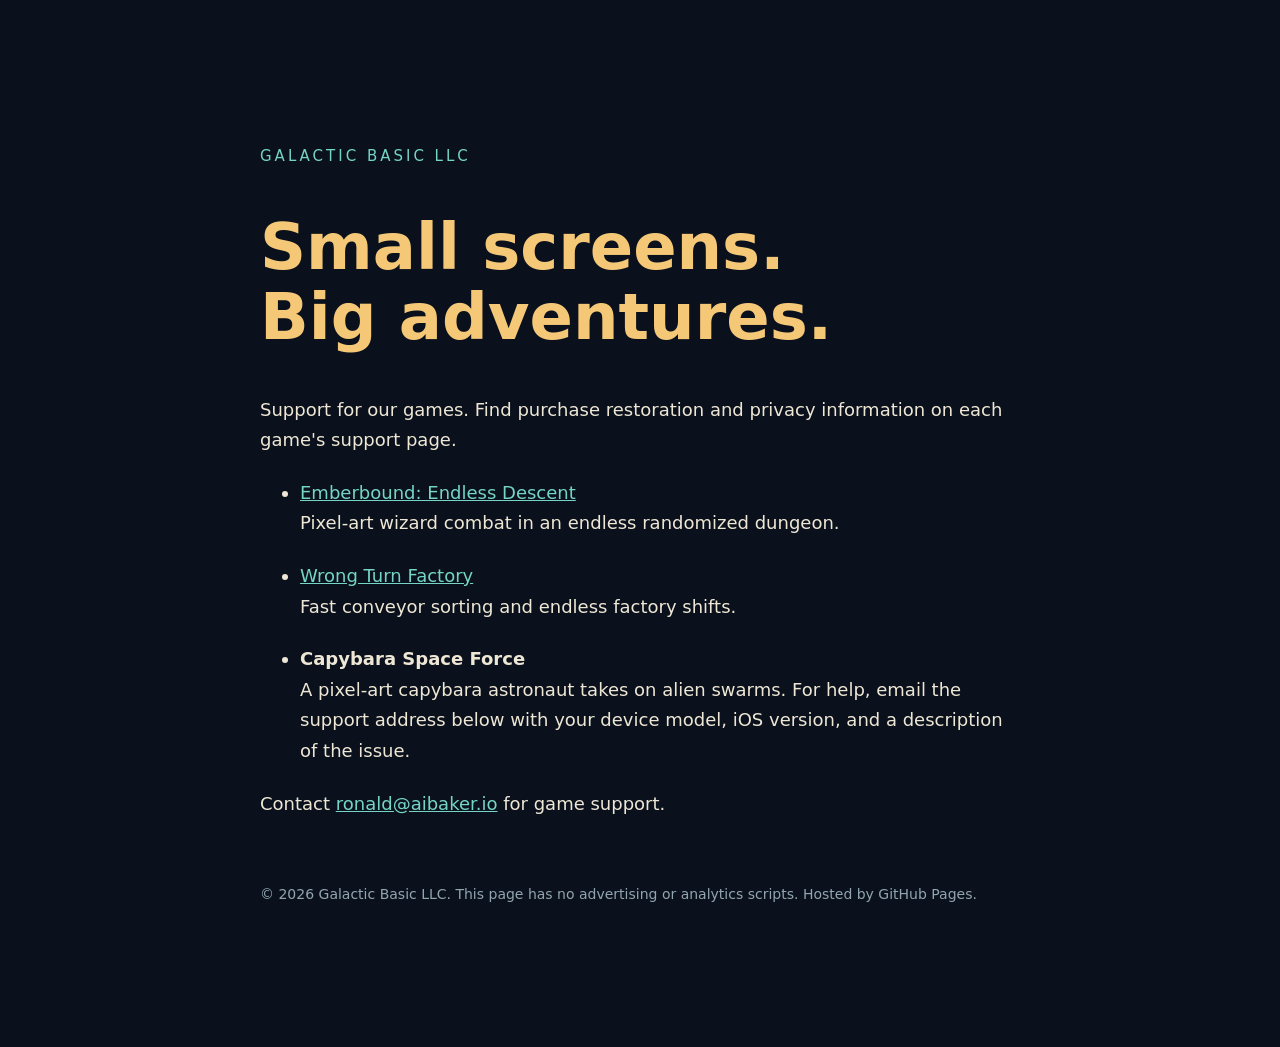
<file: index.html>
<!doctype html><html lang="en"><meta charset="utf-8"><meta name="viewport" content="width=device-width,initial-scale=1"><title>Galactic Basic · Game Support</title><style>body{margin:0;background:#0a111c;color:#eee7d5;font:18px/1.7 system-ui,sans-serif}main{max-width:760px;margin:12vh auto;padding:32px}small{letter-spacing:3px;color:#75d5c4}h1{font-size:clamp(36px,7vw,64px);line-height:1.08;color:#f5c878}a{color:#75d5c4}li{margin:22px 0}footer{margin-top:64px;color:#91a5af;font-size:14px}</style><main><small>GALACTIC BASIC LLC</small><h1>Small screens.<br>Big adventures.</h1><p>Support for our games. Find purchase restoration and privacy information on each game's support page.</p><ul><li><a href="/emberbound-support/">Emberbound: Endless Descent</a><br>Pixel-art wizard combat in an endless randomized dungeon.</li><li><a href="/wrong-turn-factory-support/">Wrong Turn Factory</a><br>Fast conveyor sorting and endless factory shifts.</li><li id="capybara-space-force"><strong>Capybara Space Force</strong><br>A pixel-art capybara astronaut takes on alien swarms. For help, email the support address below with your device model, iOS version, and a description of the issue.</li></ul><p>Contact <a href="mailto:ronald@aibaker.io">ronald@aibaker.io</a> for game support.</p><footer>© 2026 Galactic Basic LLC. This page has no advertising or analytics scripts. Hosted by GitHub Pages.</footer></main></html>
</file>
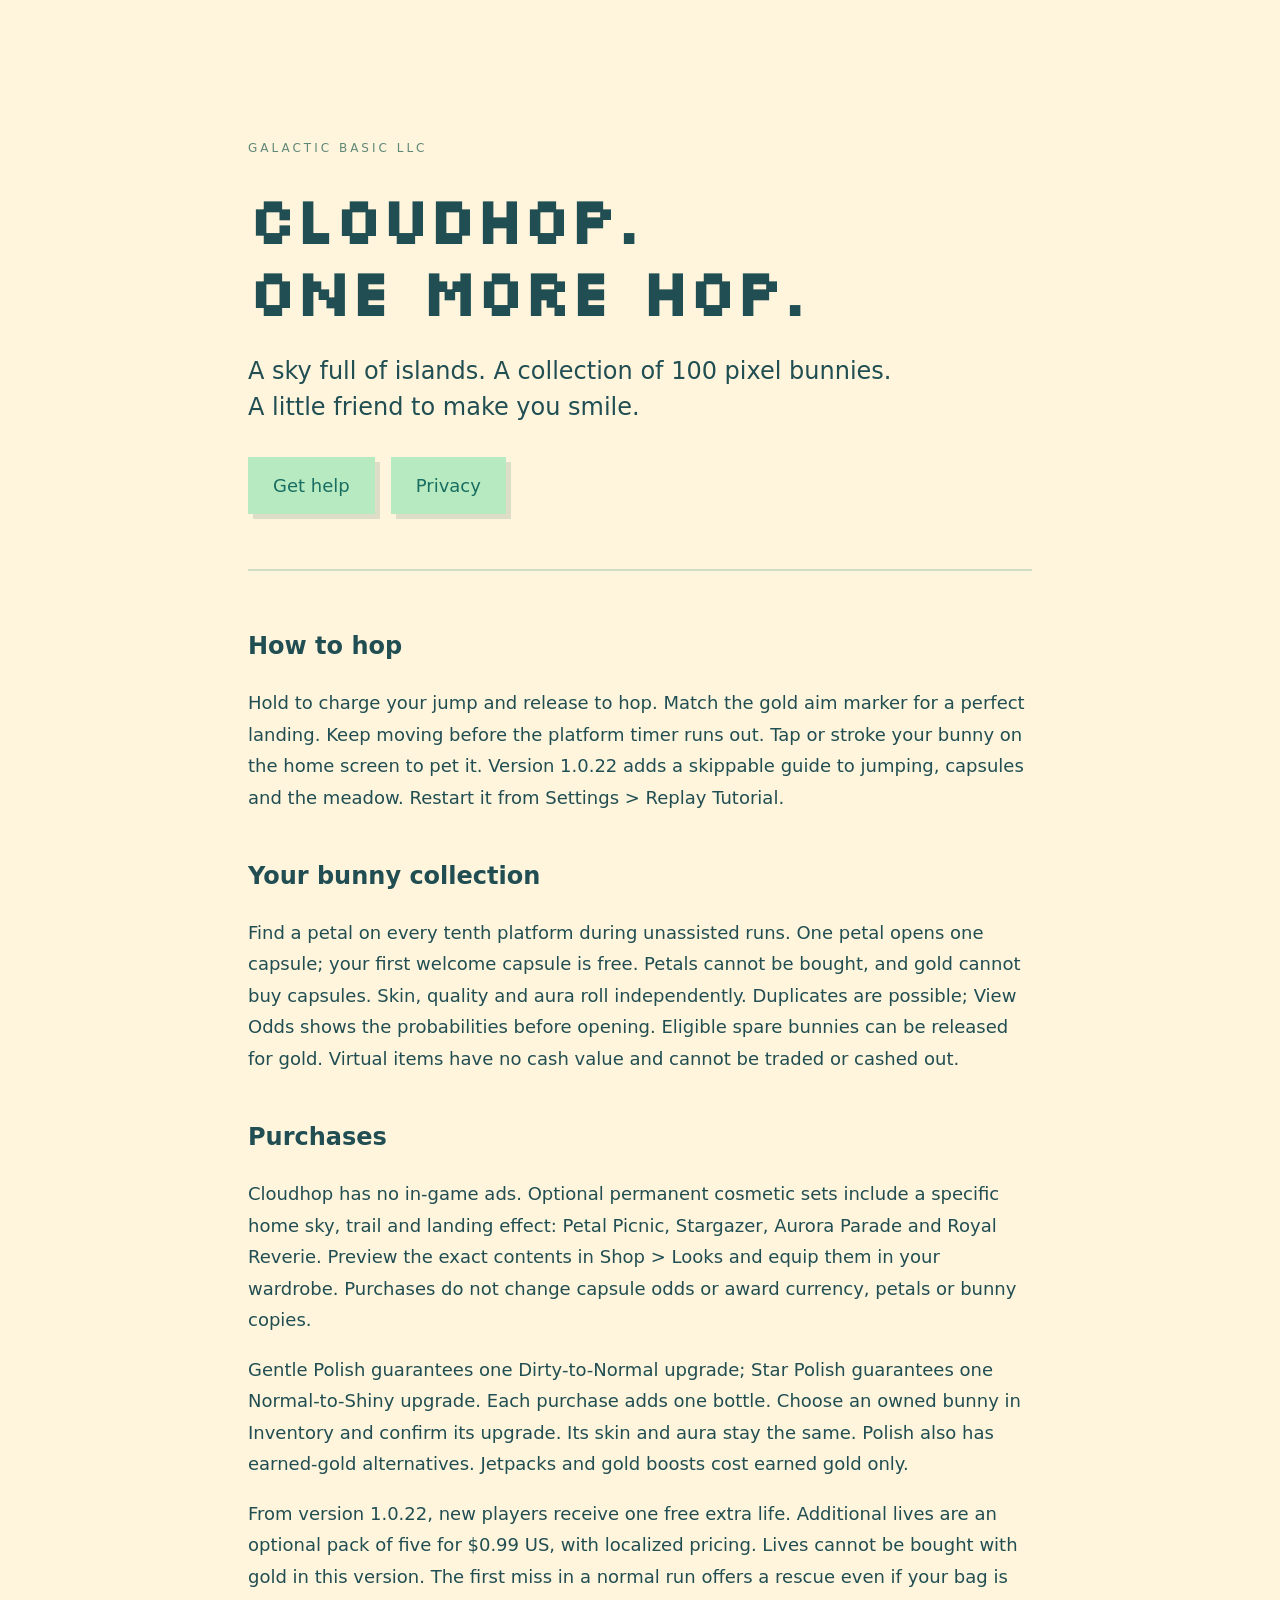
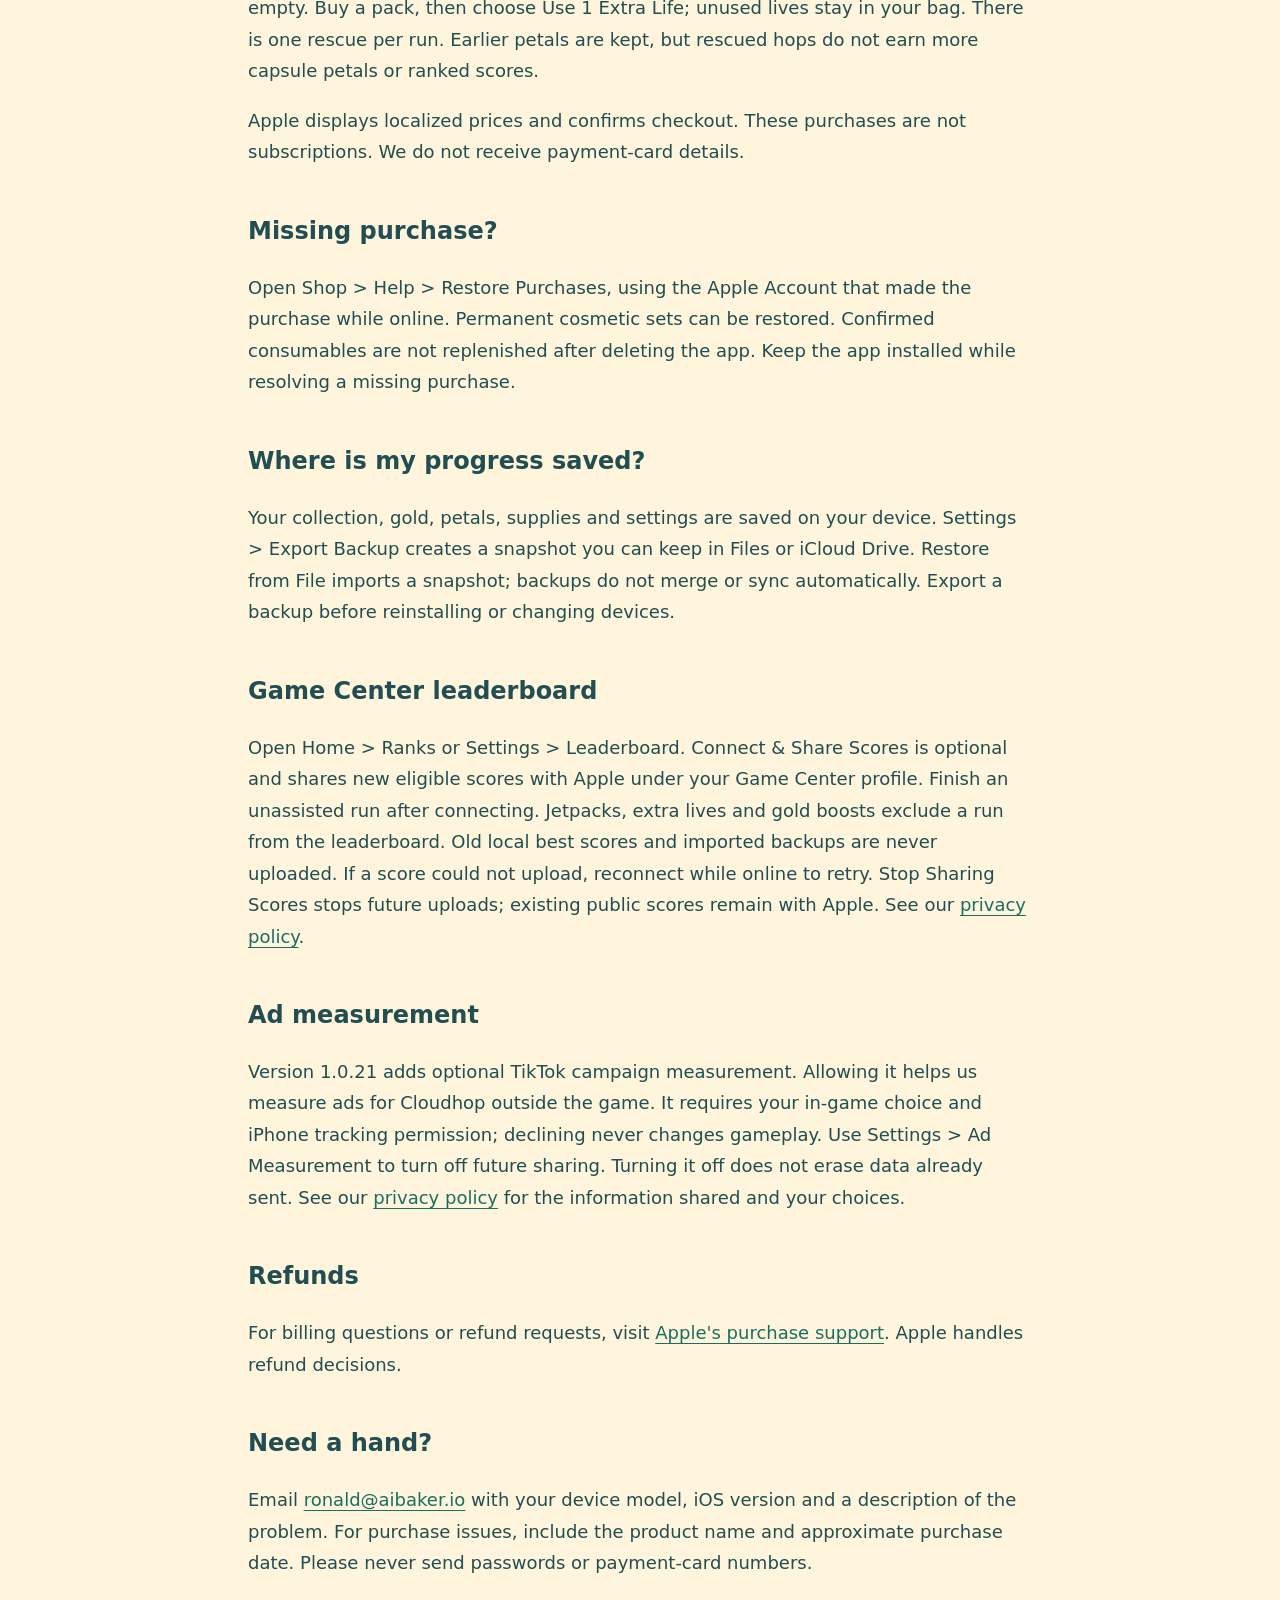
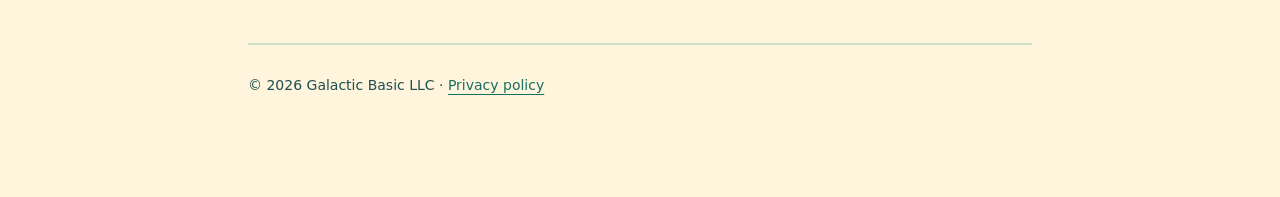
<file: cloudhop/index.html>
<!doctype html>
<html lang="en"><head><meta charset="utf-8"><meta name="viewport" content="width=device-width,initial-scale=1"><title>Cloudhop: Bunny Adventure · Support</title><link rel="stylesheet" href="style.css"></head>
<body><main><p class="eyebrow">GALACTIC BASIC LLC</p><h1>Cloudhop.<br>One more hop.</h1><p class="lead">A sky full of islands. A collection of 100 pixel bunnies. A little friend to make you smile.</p><nav><a href="#support">Get help</a><a href="privacy.html">Privacy</a></nav>
<section><h2>How to hop</h2><p>Hold to charge your jump and release to hop. Match the gold aim marker for a perfect landing. Keep moving before the platform timer runs out. Tap or stroke your bunny on the home screen to pet it. Version 1.0.22 adds a skippable guide to jumping, capsules and the meadow. Restart it from Settings &gt; Replay Tutorial.</p>
<h2>Your bunny collection</h2><p>Find a petal on every tenth platform during unassisted runs. One petal opens one capsule; your first welcome capsule is free. Petals cannot be bought, and gold cannot buy capsules. Skin, quality and aura roll independently. Duplicates are possible; View Odds shows the probabilities before opening. Eligible spare bunnies can be released for gold. Virtual items have no cash value and cannot be traded or cashed out.</p>
<h2>Purchases</h2><p>Cloudhop has no in-game ads. Optional permanent cosmetic sets include a specific home sky, trail and landing effect: Petal Picnic, Stargazer, Aurora Parade and Royal Reverie. Preview the exact contents in Shop &gt; Looks and equip them in your wardrobe. Purchases do not change capsule odds or award currency, petals or bunny copies.</p><p>Gentle Polish guarantees one Dirty-to-Normal upgrade; Star Polish guarantees one Normal-to-Shiny upgrade. Each purchase adds one bottle. Choose an owned bunny in Inventory and confirm its upgrade. Its skin and aura stay the same. Polish also has earned-gold alternatives. Jetpacks and gold boosts cost earned gold only.</p><p>From version 1.0.22, new players receive one free extra life. Additional lives are an optional pack of five for $0.99 US, with localized pricing. Lives cannot be bought with gold in this version. The first miss in a normal run offers a rescue even if your bag is empty. Buy a pack, then choose Use 1 Extra Life; unused lives stay in your bag. There is one rescue per run. Earlier petals are kept, but rescued hops do not earn more capsule petals or ranked scores.</p><p>Apple displays localized prices and confirms checkout. These purchases are not subscriptions. We do not receive payment-card details.</p>
<h2>Missing purchase?</h2><p>Open Shop &gt; Help &gt; Restore Purchases, using the Apple Account that made the purchase while online. Permanent cosmetic sets can be restored. Confirmed consumables are not replenished after deleting the app. Keep the app installed while resolving a missing purchase.</p>
<h2>Where is my progress saved?</h2><p>Your collection, gold, petals, supplies and settings are saved on your device. Settings &gt; Export Backup creates a snapshot you can keep in Files or iCloud Drive. Restore from File imports a snapshot; backups do not merge or sync automatically. Export a backup before reinstalling or changing devices.</p>
<h2>Game Center leaderboard</h2><p>Open Home &gt; Ranks or Settings &gt; Leaderboard. Connect &amp; Share Scores is optional and shares new eligible scores with Apple under your Game Center profile. Finish an unassisted run after connecting. Jetpacks, extra lives and gold boosts exclude a run from the leaderboard. Old local best scores and imported backups are never uploaded. If a score could not upload, reconnect while online to retry. Stop Sharing Scores stops future uploads; existing public scores remain with Apple. See our <a href="privacy.html">privacy policy</a>.</p>
<h2>Ad measurement</h2><p>Version 1.0.21 adds optional TikTok campaign measurement. Allowing it helps us measure ads for Cloudhop outside the game. It requires your in-game choice and iPhone tracking permission; declining never changes gameplay. Use Settings &gt; Ad Measurement to turn off future sharing. Turning it off does not erase data already sent. See our <a href="privacy.html">privacy policy</a> for the information shared and your choices.</p>
<h2>Refunds</h2><p>For billing questions or refund requests, visit <a href="https://reportaproblem.apple.com/">Apple's purchase support</a>. Apple handles refund decisions.</p>
<h2 id="support">Need a hand?</h2><p>Email <a href="mailto:ronald@aibaker.io?subject=Cloudhop%20support">ronald@aibaker.io</a> with your device model, iOS version and a description of the problem. For purchase issues, include the product name and approximate purchase date. Please never send passwords or payment-card numbers.</p></section>
<footer>© 2026 Galactic Basic LLC · <a href="privacy.html">Privacy policy</a></footer></main></body></html>
</file>
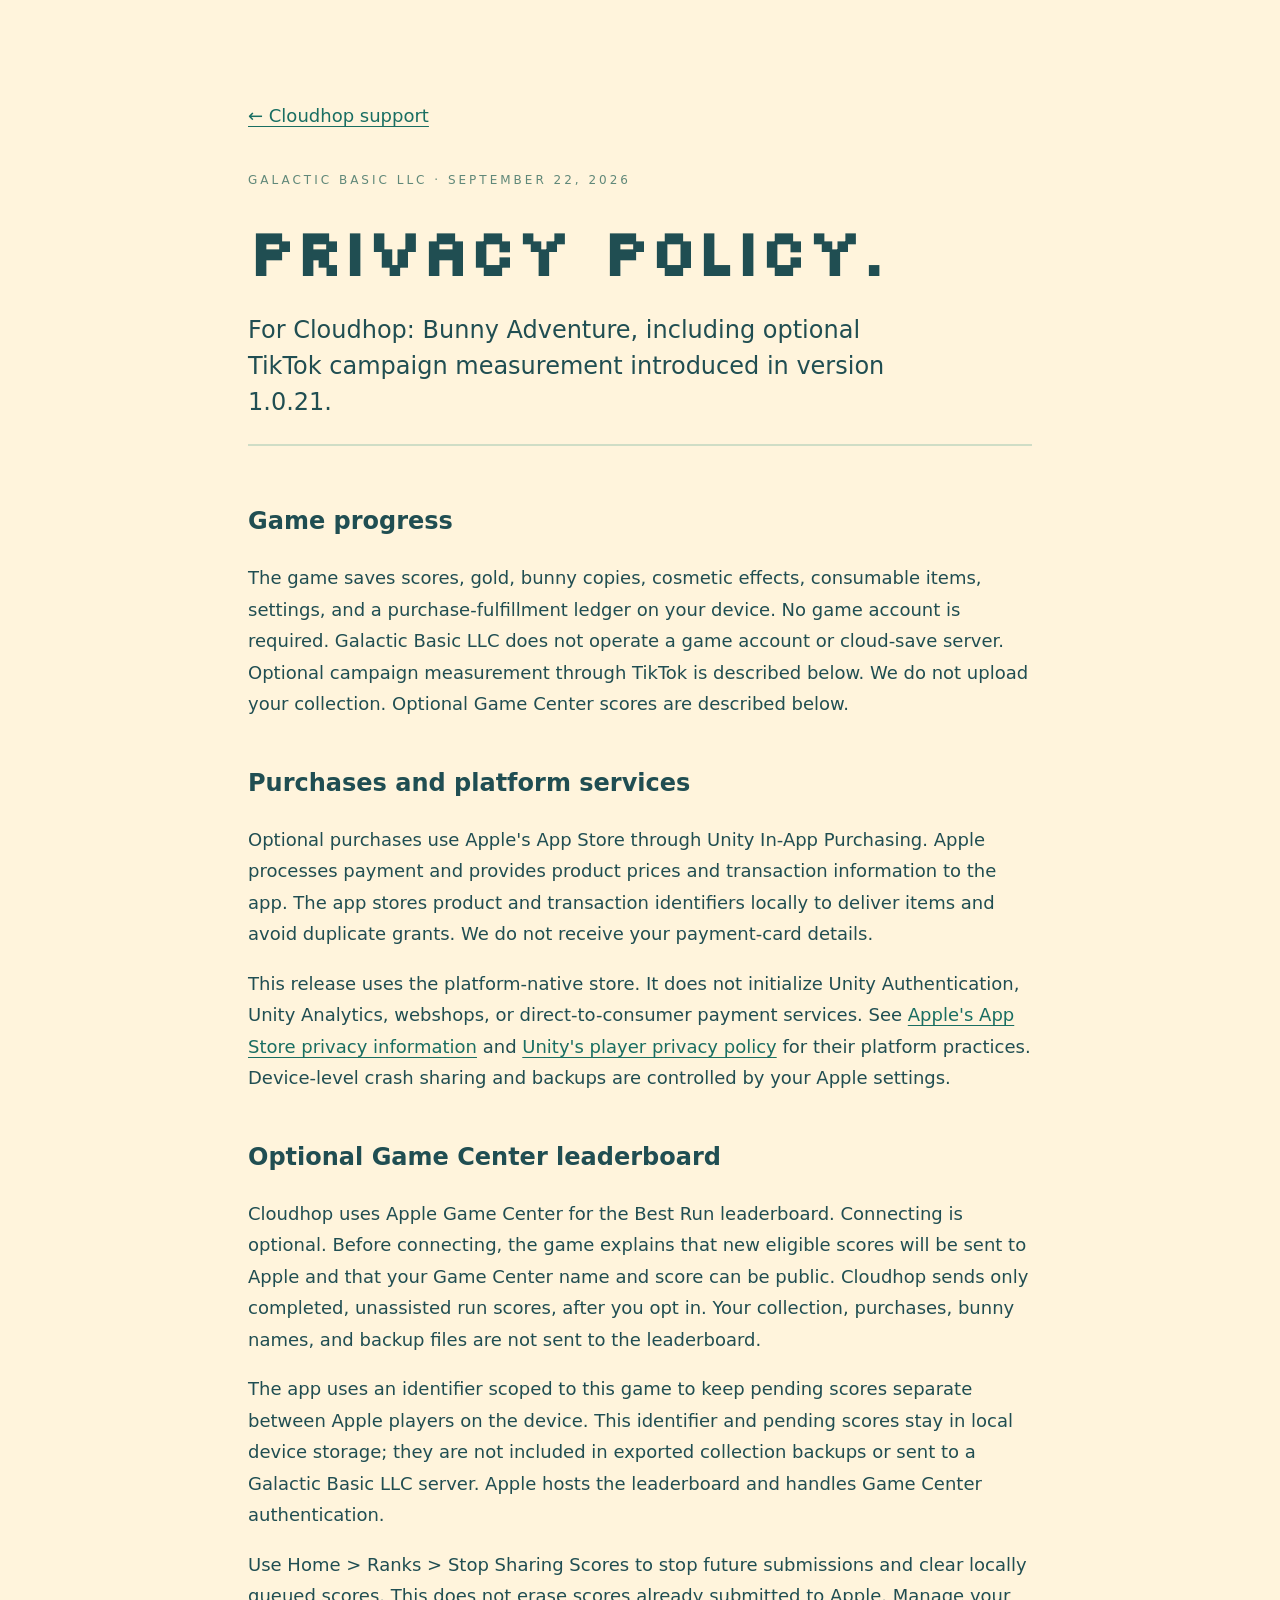
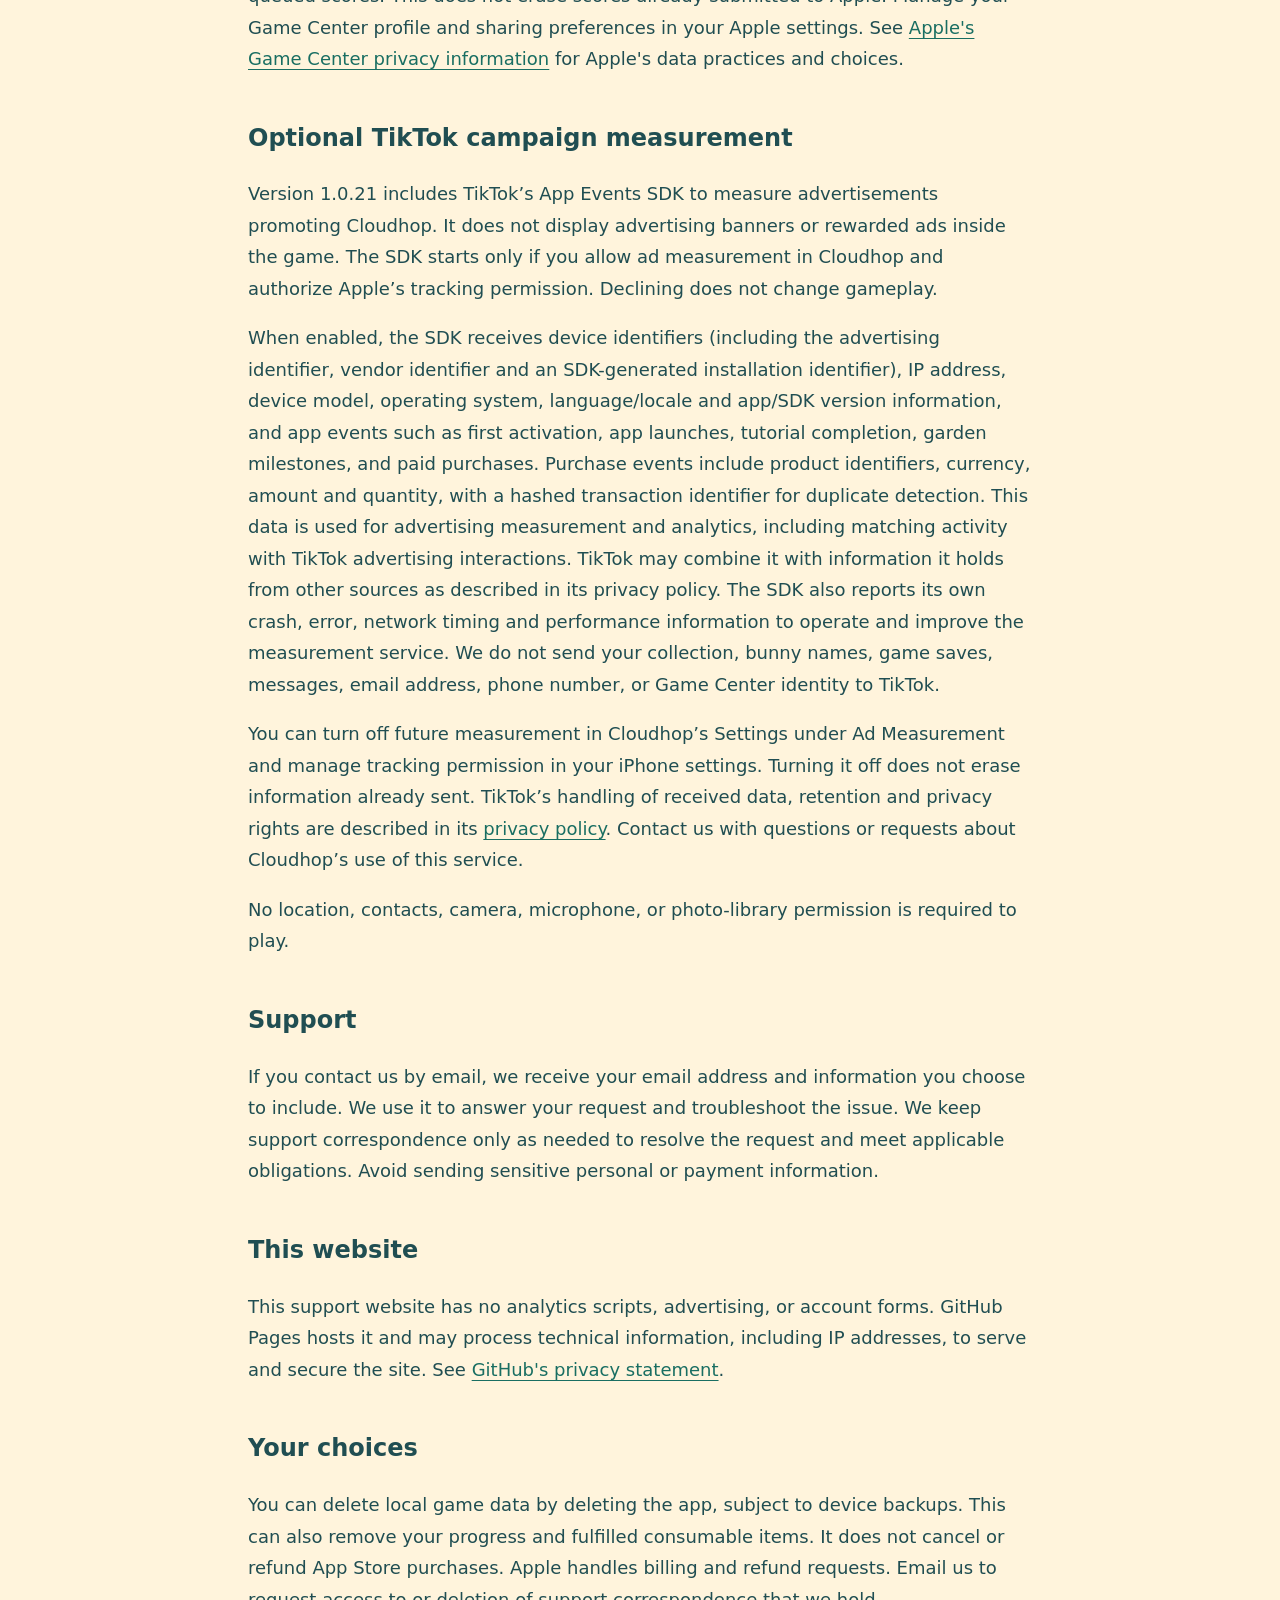
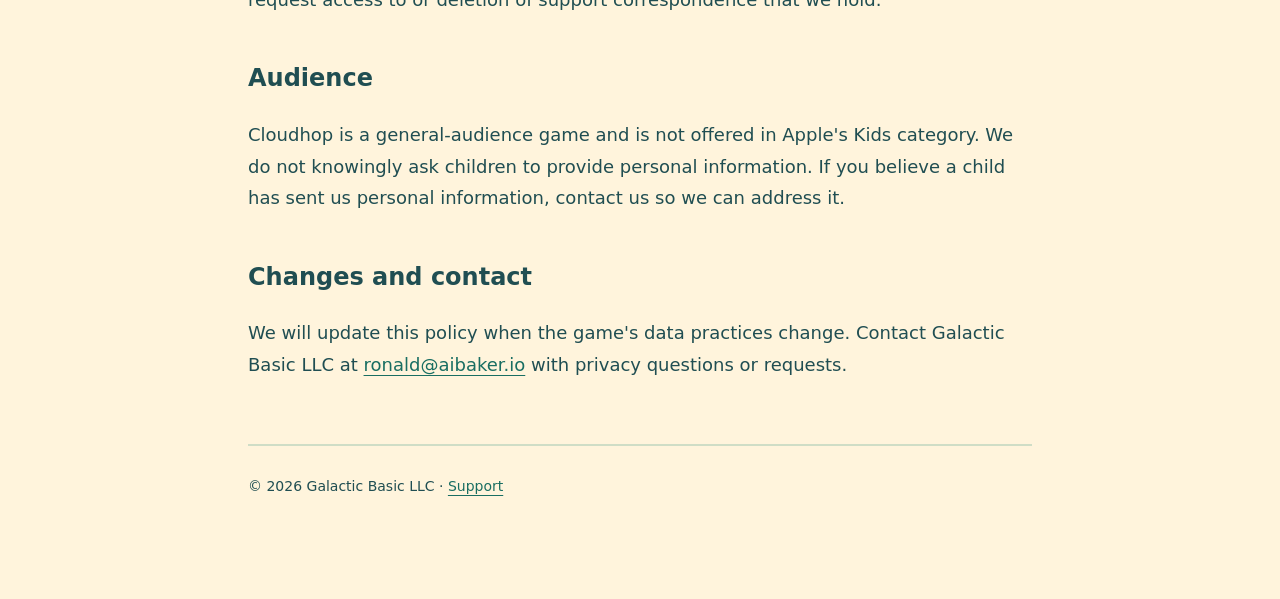
<file: cloudhop/privacy.html>
<!doctype html><html lang="en"><head><meta charset="utf-8"><meta name="viewport" content="width=device-width,initial-scale=1"><title>Cloudhop · Privacy</title><link rel="stylesheet" href="style.css"></head><body><main><a href="./">← Cloudhop support</a><p class="eyebrow">GALACTIC BASIC LLC · SEPTEMBER 22, 2026</p><h1>Privacy policy.</h1><p class="lead">For Cloudhop: Bunny Adventure, including optional TikTok campaign measurement introduced in version 1.0.21.</p><section><h2>Game progress</h2><p>The game saves scores, gold, bunny copies, cosmetic effects, consumable items, settings, and a purchase-fulfillment ledger on your device. No game account is required. Galactic Basic LLC does not operate a game account or cloud-save server. Optional campaign measurement through TikTok is described below. We do not upload your collection. Optional Game Center scores are described below.</p><h2>Purchases and platform services</h2><p>Optional purchases use Apple's App Store through Unity In-App Purchasing. Apple processes payment and provides product prices and transaction information to the app. The app stores product and transaction identifiers locally to deliver items and avoid duplicate grants. We do not receive your payment-card details.</p><p>This release uses the platform-native store. It does not initialize Unity Authentication, Unity Analytics, webshops, or direct-to-consumer payment services. See <a href="https://www.apple.com/legal/privacy/data/en/app-store/">Apple's App Store privacy information</a> and <a href="https://unity.com/legal/game-player-and-app-user-privacy-policy">Unity's player privacy policy</a> for their platform practices. Device-level crash sharing and backups are controlled by your Apple settings.</p><h2>Optional Game Center leaderboard</h2>
<p>Cloudhop uses Apple Game Center for the Best Run leaderboard. Connecting is optional. Before connecting, the game explains that new eligible scores will be sent to Apple and that your Game Center name and score can be public. Cloudhop sends only completed, unassisted run scores, after you opt in. Your collection, purchases, bunny names, and backup files are not sent to the leaderboard.</p>
<p>The app uses an identifier scoped to this game to keep pending scores separate between Apple players on the device. This identifier and pending scores stay in local device storage; they are not included in exported collection backups or sent to a Galactic Basic LLC server. Apple hosts the leaderboard and handles Game Center authentication.</p>
<p>Use Home &gt; Ranks &gt; Stop Sharing Scores to stop future submissions and clear locally queued scores. This does not erase scores already submitted to Apple. Manage your Game Center profile and sharing preferences in your Apple settings. See <a href="https://www.apple.com/legal/privacy/data/en/game-center/">Apple's Game Center privacy information</a> for Apple's data practices and choices.</p><h2>Optional TikTok campaign measurement</h2><p>Version 1.0.21 includes TikTok’s App Events SDK to measure advertisements promoting Cloudhop. It does not display advertising banners or rewarded ads inside the game. The SDK starts only if you allow ad measurement in Cloudhop and authorize Apple’s tracking permission. Declining does not change gameplay.</p><p>When enabled, the SDK receives device identifiers (including the advertising identifier, vendor identifier and an SDK-generated installation identifier), IP address, device model, operating system, language/locale and app/SDK version information, and app events such as first activation, app launches, tutorial completion, garden milestones, and paid purchases. Purchase events include product identifiers, currency, amount and quantity, with a hashed transaction identifier for duplicate detection. This data is used for advertising measurement and analytics, including matching activity with TikTok advertising interactions. TikTok may combine it with information it holds from other sources as described in its privacy policy. The SDK also reports its own crash, error, network timing and performance information to operate and improve the measurement service. We do not send your collection, bunny names, game saves, messages, email address, phone number, or Game Center identity to TikTok.</p><p>You can turn off future measurement in Cloudhop’s Settings under Ad Measurement and manage tracking permission in your iPhone settings. Turning it off does not erase information already sent. TikTok’s handling of received data, retention and privacy rights are described in its <a href="https://www.tiktok.com/legal/page/us/privacy-policy/en">privacy policy</a>. Contact us with questions or requests about Cloudhop’s use of this service.</p><p>No location, contacts, camera, microphone, or photo-library permission is required to play.</p><h2>Support</h2><p>If you contact us by email, we receive your email address and information you choose to include. We use it to answer your request and troubleshoot the issue. We keep support correspondence only as needed to resolve the request and meet applicable obligations. Avoid sending sensitive personal or payment information.</p><h2>This website</h2><p>This support website has no analytics scripts, advertising, or account forms. GitHub Pages hosts it and may process technical information, including IP addresses, to serve and secure the site. See <a href="https://docs.github.com/en/site-policy/privacy-policies/github-general-privacy-statement">GitHub's privacy statement</a>.</p><h2>Your choices</h2><p>You can delete local game data by deleting the app, subject to device backups. This can also remove your progress and fulfilled consumable items. It does not cancel or refund App Store purchases. Apple handles billing and refund requests. Email us to request access to or deletion of support correspondence that we hold.</p><h2>Audience</h2><p>Cloudhop is a general-audience game and is not offered in Apple's Kids category. We do not knowingly ask children to provide personal information. If you believe a child has sent us personal information, contact us so we can address it.</p><h2>Changes and contact</h2><p>We will update this policy when the game's data practices change. Contact Galactic Basic LLC at <a href="mailto:ronald@aibaker.io">ronald@aibaker.io</a> with privacy questions or requests.</p></section><footer>© 2026 Galactic Basic LLC · <a href="./">Support</a></footer></main></body></html>
</file>
<file: cloudhop/style.css>
@font-face{font-family:Silkscreen;src:url('Silkscreen.ttf');font-display:swap}
*{box-sizing:border-box}body{margin:0;background:#fff4dc;color:#204e52;font:18px/1.75 system-ui,sans-serif}main{max-width:840px;margin:8vh auto;padding:28px}.eyebrow{font-size:12px;letter-spacing:3px;color:#608879;margin-top:38px}h1{font-family:Silkscreen,monospace;font-size:clamp(35px,6vw,63px);line-height:1.14;margin:25px 0}.lead{font-size:24px;line-height:1.5;max-width:660px}a{color:#196e62;text-underline-offset:4px}nav{display:flex;gap:16px;margin:32px 0 55px}nav a{background:#b7eac0;text-decoration:none;padding:13px 25px;box-shadow:5px 5px #21535625}h2{font-size:24px;margin-top:42px}section{border-top:2px solid #cfddc6;padding-top:12px}footer{margin-top:64px;border-top:2px solid #cfddc6;padding-top:28px;font-size:14px}
</file>
